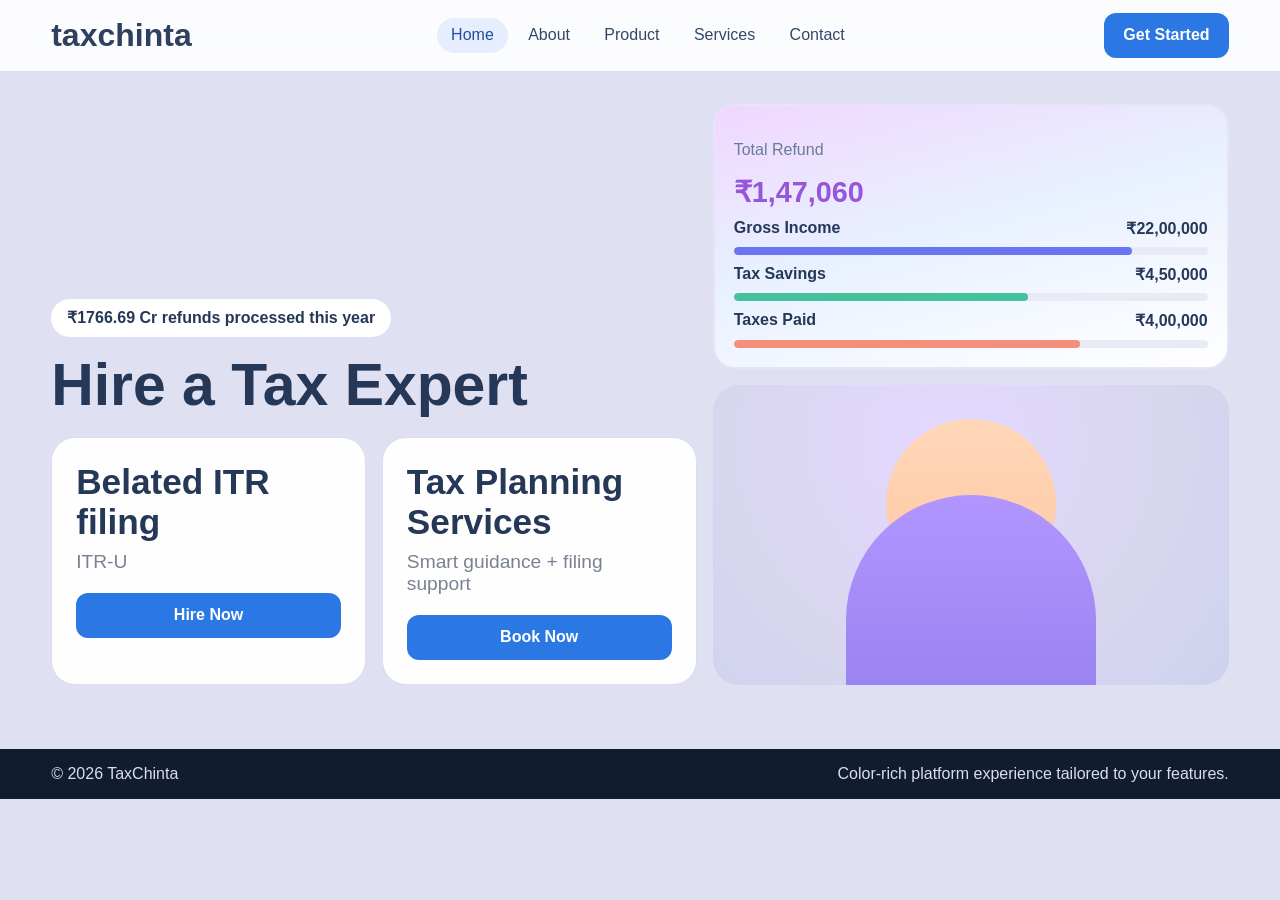
<file: index.html>
<!DOCTYPE html>
<html lang="en">
<head>
  <meta charset="UTF-8" />
  <meta name="viewport" content="width=device-width, initial-scale=1.0" />
  <title>TaxChinta | Home</title>
  <link rel="stylesheet" href="styles.css" />
</head>
<body class="page-home">
  <header>
    <div class="container nav">
      <a class="brand" href="index.html">taxchinta</a>
      <nav class="nav-links">
        <a data-nav href="index.html">Home</a>
        <a data-nav href="about.html">About</a>
        <a data-nav href="product.html">Product</a>
        <a data-nav href="services.html">Services</a>
        <a data-nav href="contact.html">Contact</a>
      </nav>
      <a class="btn btn-primary" href="contact.html">Get Started</a>
    </div>
  </header>

  <main class="hero">
    <div class="container hero-grid">
      <section>
        <span class="pill">₹1766.69 Cr refunds processed this year</span>
        <h1>Hire a Tax Expert</h1>

        <div class="service-tiles">
          <article class="tile">
            <h3>Belated ITR filing</h3>
            <p>ITR-U</p>
            <a class="btn btn-primary" href="product.html">Hire Now</a>
          </article>
          <article class="tile">
            <h3>Tax Planning Services</h3>
            <p>Smart guidance + filing support</p>
            <a class="btn btn-primary" href="contact.html">Book Now</a>
          </article>
        </div>
      </section>

      <section>
        <div class="summary-panel">
          <p class="subtext">Total Refund</p>
          <h4>₹1,47,060</h4>
          <div class="mini-row"><span>Gross Income</span><span>₹22,00,000</span></div>
          <div class="progress"><span class="p1"></span></div>
          <div class="mini-row"><span>Tax Savings</span><span>₹4,50,000</span></div>
          <div class="progress"><span class="p2"></span></div>
          <div class="mini-row"><span>Taxes Paid</span><span>₹4,00,000</span></div>
          <div class="progress"><span class="p3"></span></div>
        </div>
        <div class="person-block" aria-label="Hero illustration"></div>
      </section>
    </div>
  </main>

  <footer>
    <div class="container footer-inner">
      <div>© 2026 TaxChinta</div>
      <div>Color-rich platform experience tailored to your features.</div>
    </div>
  </footer>
  <script src="script.js"></script>
</body>
</html>
</file>
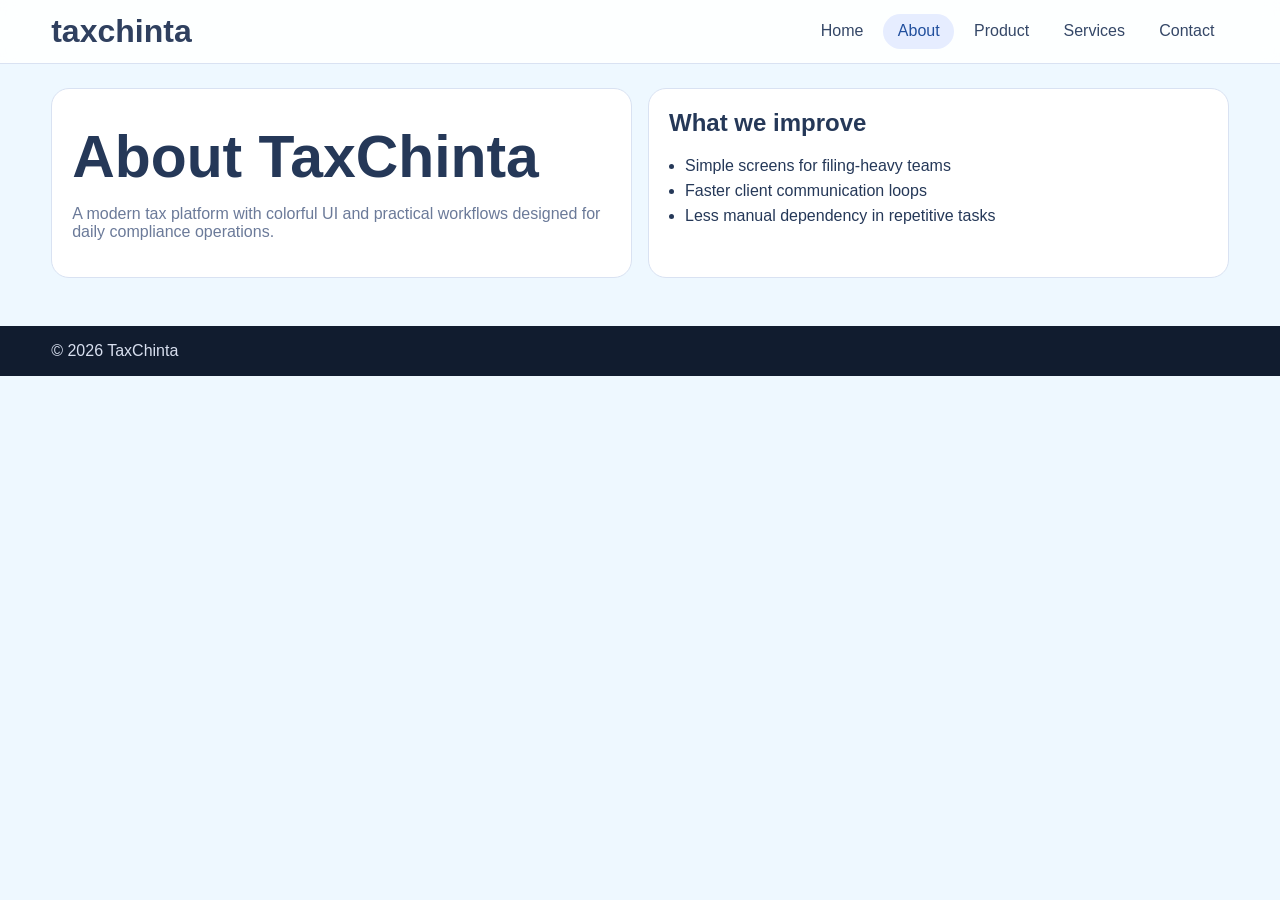
<file: about.html>
<!DOCTYPE html>
<html lang="en">
<head>
  <meta charset="UTF-8" />
  <meta name="viewport" content="width=device-width, initial-scale=1.0" />
  <title>TaxChinta | About</title>
  <link rel="stylesheet" href="styles.css" />
</head>
<body class="page-about">
  <header>
    <div class="container nav">
      <a class="brand" href="index.html">taxchinta</a>
      <nav class="nav-links">
        <a data-nav href="index.html">Home</a>
        <a data-nav href="about.html">About</a>
        <a data-nav href="product.html">Product</a>
        <a data-nav href="services.html">Services</a>
        <a data-nav href="contact.html">Contact</a>
      </nav>
    </div>
  </header>

  <main class="section">
    <div class="container grid-2">
      <section class="card">
        <h1>About TaxChinta</h1>
        <p class="subtext">A modern tax platform with colorful UI and practical workflows designed for daily compliance operations.</p>
      </section>
      <section class="card">
        <h2 class="feature-title">What we improve</h2>
        <ul class="checklist">
          <li>Simple screens for filing-heavy teams</li>
          <li>Faster client communication loops</li>
          <li>Less manual dependency in repetitive tasks</li>
        </ul>
      </section>
    </div>
  </main>

  <footer><div class="container">© 2026 TaxChinta</div></footer>
  <script src="script.js"></script>
</body>
</html>
</file>
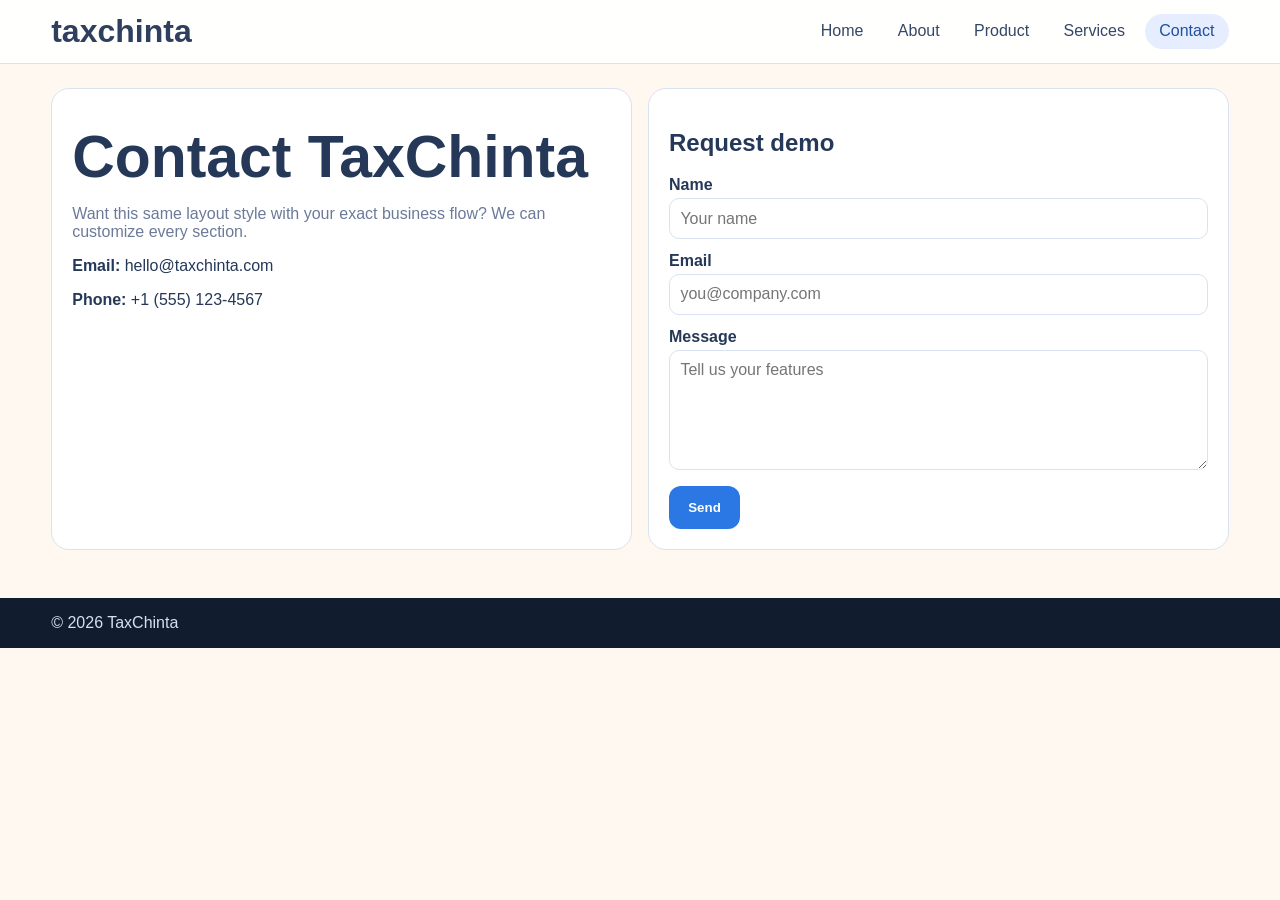
<file: contact.html>
<!DOCTYPE html>
<html lang="en">
<head>
  <meta charset="UTF-8" />
  <meta name="viewport" content="width=device-width, initial-scale=1.0" />
  <title>TaxChinta | Contact</title>
  <link rel="stylesheet" href="styles.css" />
</head>
<body class="page-contact">
  <header>
    <div class="container nav">
      <a class="brand" href="index.html">taxchinta</a>
      <nav class="nav-links">
        <a data-nav href="index.html">Home</a>
        <a data-nav href="about.html">About</a>
        <a data-nav href="product.html">Product</a>
        <a data-nav href="services.html">Services</a>
        <a data-nav href="contact.html">Contact</a>
      </nav>
    </div>
  </header>

  <main class="section">
    <div class="container grid-2">
      <section class="card">
        <h1>Contact TaxChinta</h1>
        <p class="subtext">Want this same layout style with your exact business flow? We can customize every section.</p>
        <p><strong>Email:</strong> hello@taxchinta.com</p>
        <p><strong>Phone:</strong> +1 (555) 123-4567</p>
      </section>
      <section class="card">
        <h2>Request demo</h2>
        <form>
          <div class="form-group"><label>Name</label><input type="text" placeholder="Your name" /></div>
          <div class="form-group"><label>Email</label><input type="email" placeholder="you@company.com" /></div>
          <div class="form-group"><label>Message</label><textarea placeholder="Tell us your features"></textarea></div>
          <button class="btn btn-primary" type="submit">Send</button>
        </form>
      </section>
    </div>
  </main>

  <footer><div class="container">© 2026 TaxChinta</div></footer>
  <script src="script.js"></script>
</body>
</html>
</file>
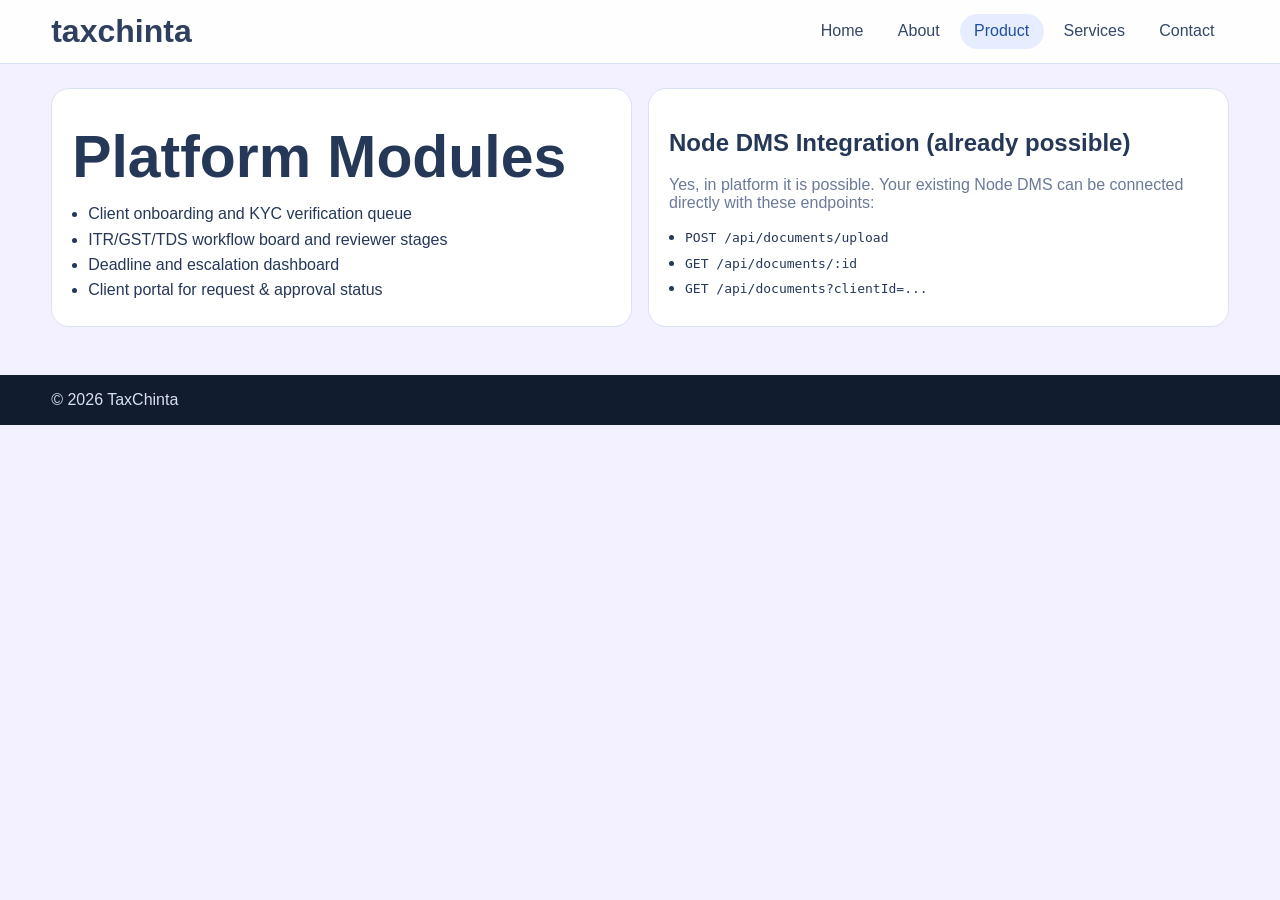
<file: product.html>
<!DOCTYPE html>
<html lang="en">
<head>
  <meta charset="UTF-8" />
  <meta name="viewport" content="width=device-width, initial-scale=1.0" />
  <title>TaxChinta | Product</title>
  <link rel="stylesheet" href="styles.css" />
</head>
<body class="page-product">
  <header>
    <div class="container nav">
      <a class="brand" href="index.html">taxchinta</a>
      <nav class="nav-links">
        <a data-nav href="index.html">Home</a>
        <a data-nav href="about.html">About</a>
        <a data-nav href="product.html">Product</a>
        <a data-nav href="services.html">Services</a>
        <a data-nav href="contact.html">Contact</a>
      </nav>
    </div>
  </header>

  <main class="section">
    <div class="container grid-2">
      <section class="card">
        <h1>Platform Modules</h1>
        <ul class="checklist">
          <li>Client onboarding and KYC verification queue</li>
          <li>ITR/GST/TDS workflow board and reviewer stages</li>
          <li>Deadline and escalation dashboard</li>
          <li>Client portal for request & approval status</li>
        </ul>
      </section>
      <section class="card">
        <h2>Node DMS Integration (already possible)</h2>
        <p class="subtext">Yes, in platform it is possible. Your existing Node DMS can be connected directly with these endpoints:</p>
        <ul class="checklist">
          <li><code>POST /api/documents/upload</code></li>
          <li><code>GET /api/documents/:id</code></li>
          <li><code>GET /api/documents?clientId=...</code></li>
        </ul>
      </section>
    </div>
  </main>

  <footer><div class="container">© 2026 TaxChinta</div></footer>
  <script src="script.js"></script>
</body>
</html>
</file>
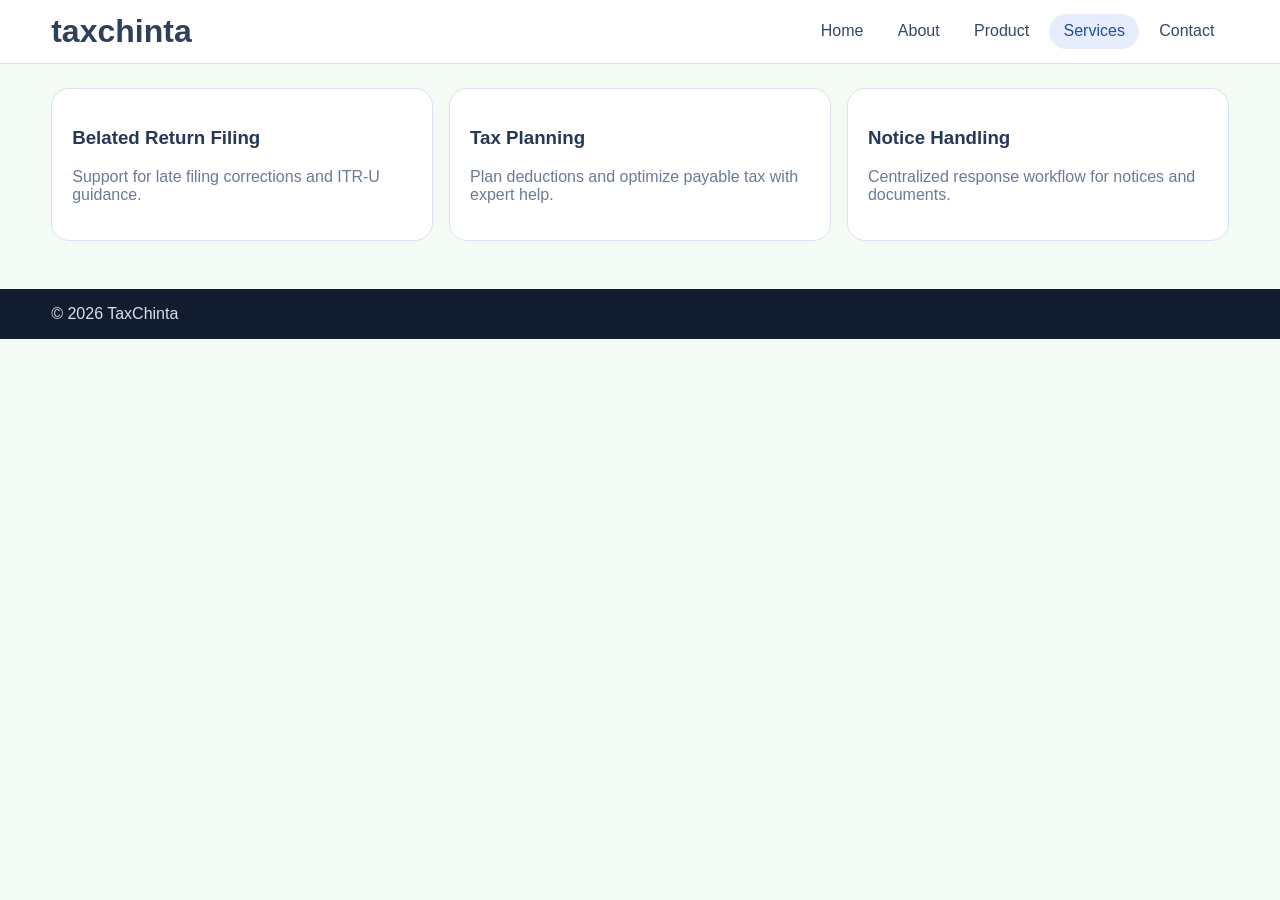
<file: services.html>
<!DOCTYPE html>
<html lang="en">
<head>
  <meta charset="UTF-8" />
  <meta name="viewport" content="width=device-width, initial-scale=1.0" />
  <title>TaxChinta | Services</title>
  <link rel="stylesheet" href="styles.css" />
</head>
<body class="page-services">
  <header>
    <div class="container nav">
      <a class="brand" href="index.html">taxchinta</a>
      <nav class="nav-links">
        <a data-nav href="index.html">Home</a>
        <a data-nav href="about.html">About</a>
        <a data-nav href="product.html">Product</a>
        <a data-nav href="services.html">Services</a>
        <a data-nav href="contact.html">Contact</a>
      </nav>
    </div>
  </header>

  <main class="section">
    <div class="container grid-3">
      <article class="card"><h3>Belated Return Filing</h3><p class="subtext">Support for late filing corrections and ITR-U guidance.</p></article>
      <article class="card"><h3>Tax Planning</h3><p class="subtext">Plan deductions and optimize payable tax with expert help.</p></article>
      <article class="card"><h3>Notice Handling</h3><p class="subtext">Centralized response workflow for notices and documents.</p></article>
    </div>
  </main>

  <footer><div class="container">© 2026 TaxChinta</div></footer>
  <script src="script.js"></script>
</body>
</html>
</file>
<file: styles.css>
:root {
  --text: #253858;
  --muted: #6b7a99;
  --primary: #2b78e4;
  --primary-dark: #1f63c3;
  --border: #d9e2f2;
  --surface: #ffffff;
  --radius: 18px;
}

* { box-sizing: border-box; }
html, body { margin: 0; padding: 0; }
body {
  font-family: Inter, "Segoe UI", Roboto, Arial, sans-serif;
  color: var(--text);
  background: #f6f8fc;
}

body.page-home { background: #dfe0f1; }
body.page-about { background: #eef8ff; }
body.page-product { background: #f3f0ff; }
body.page-services { background: #f4fbf5; }
body.page-contact { background: #fff8f1; }

a { color: inherit; text-decoration: none; }
.container { width: min(1180px, 92%); margin: 0 auto; }

header {
  position: sticky;
  top: 0;
  z-index: 30;
  background: rgba(255, 255, 255, 0.88);
  backdrop-filter: blur(8px);
  border-bottom: 1px solid var(--border);
}
.nav {
  display: flex;
  justify-content: space-between;
  align-items: center;
  padding: 0.8rem 0;
}
.brand { font-size: 2rem; font-weight: 800; color: #2f405f; }
.nav-links { display: flex; gap: 0.35rem; flex-wrap: wrap; }
.nav-links a {
  padding: 0.55rem 0.9rem;
  border-radius: 999px;
  color: #344767;
  font-weight: 500;
}
.nav-links a.active, .nav-links a:hover {
  background: #e6edff;
  color: #214f9d;
}

.btn {
  display: inline-block;
  border: none;
  border-radius: 12px;
  padding: 0.85rem 1.2rem;
  font-weight: 700;
  cursor: pointer;
}
.btn-primary { background: var(--primary); color: #fff; }
.btn-primary:hover { background: var(--primary-dark); }
.btn-light { background: #fff; color: #2f4a77; border: 1px solid var(--border); }

.hero { padding: 2rem 0 2.5rem; }
.hero-grid {
  display: grid;
  grid-template-columns: 1.25fr 1fr;
  gap: 1rem;
  align-items: end;
}

.pill {
  display: inline-block;
  background: #fff;
  border-radius: 999px;
  padding: 0.6rem 1rem;
  font-weight: 600;
}

h1 { font-size: clamp(2rem, 4.6vw, 4rem); margin: 1rem 0; line-height: 1.1; }
.subtext { color: var(--muted); max-width: 62ch; }

.card {
  background: #fff;
  border: 1px solid var(--border);
  border-radius: var(--radius);
  padding: 1.25rem;
}

.service-tiles { display: grid; grid-template-columns: repeat(2, minmax(0,1fr)); gap: 1rem; margin-top: 1.2rem; }
.tile {
  background: #fefefe;
  border-radius: 24px;
  padding: 1.5rem;
  border: 1px solid #d8deee;
}
.tile h3 { font-size: 2.2rem; margin: 0 0 0.6rem; }
.tile p { color: #7a8193; font-size: 1.2rem; margin-top: 0; }
.tile .btn { width: 100%; text-align: center; }

.summary-panel {
  background: linear-gradient(165deg, #f0d7ff 0%, #e8f0ff 45%, #ffffff 100%);
  border-radius: 22px;
  border: 2px solid #e8e4f8;
  padding: 1.2rem;
  margin-bottom: 1rem;
}
.summary-panel h4 { margin: 0 0 0.4rem; font-size: 1.8rem; color: #9656d8; }
.mini-row { display: flex; justify-content: space-between; font-weight: 600; margin: 0.6rem 0; }

.progress { height: 8px; border-radius: 10px; background: #e8ebf4; overflow: hidden; }
.progress > span { display: block; height: 100%; border-radius: inherit; }
.p1 { width: 84%; background: #6a75f1; }
.p2 { width: 62%; background: #44c29b; }
.p3 { width: 73%; background: #f38f7a; }

.person-block {
  min-height: 300px;
  border-radius: 26px;
  background: radial-gradient(circle at 45% 20%, #e4d8ff, #d8d6ef 60%, #cfd2ed 100%);
  display: flex;
  align-items: flex-end;
  justify-content: center;
  position: relative;
  overflow: hidden;
}
.person-block::before {
  content: "";
  width: 170px;
  height: 170px;
  border-radius: 999px;
  background: linear-gradient(180deg, #ffd7b8, #ffc7a3);
  position: absolute;
  bottom: 96px;
}
.person-block::after {
  content: "";
  width: 250px;
  height: 190px;
  border-radius: 140px 140px 0 0;
  background: linear-gradient(180deg, #b196ff, #9b83f0);
  position: absolute;
  bottom: 0;
}

.section { padding: 1.5rem 0; }
.grid-2 { display: grid; grid-template-columns: repeat(2, minmax(0,1fr)); gap: 1rem; }
.grid-3 { display: grid; grid-template-columns: repeat(3, minmax(0,1fr)); gap: 1rem; }

.feature-title { margin-top: 0; }
.checklist { padding-left: 1rem; margin: 0; }
.checklist li { margin-bottom: 0.45rem; }

input, textarea {
  width: 100%;
  border: 1px solid var(--border);
  border-radius: 10px;
  padding: 0.65rem;
  font: inherit;
}
textarea { min-height: 120px; }
.form-group { margin-bottom: 0.8rem; }
label { display: block; font-weight: 600; margin-bottom: 0.25rem; }

footer {
  margin-top: 1.5rem;
  padding: 1rem 0;
  background: #111c2f;
  color: #d8dfef;
}
.footer-inner {
  display: flex;
  justify-content: space-between;
  gap: 1rem;
  flex-wrap: wrap;
}

@media (max-width: 940px) {
  .hero-grid, .service-tiles, .grid-2, .grid-3 { grid-template-columns: 1fr; }
  h1 { font-size: 2.3rem; }
}
</file>
